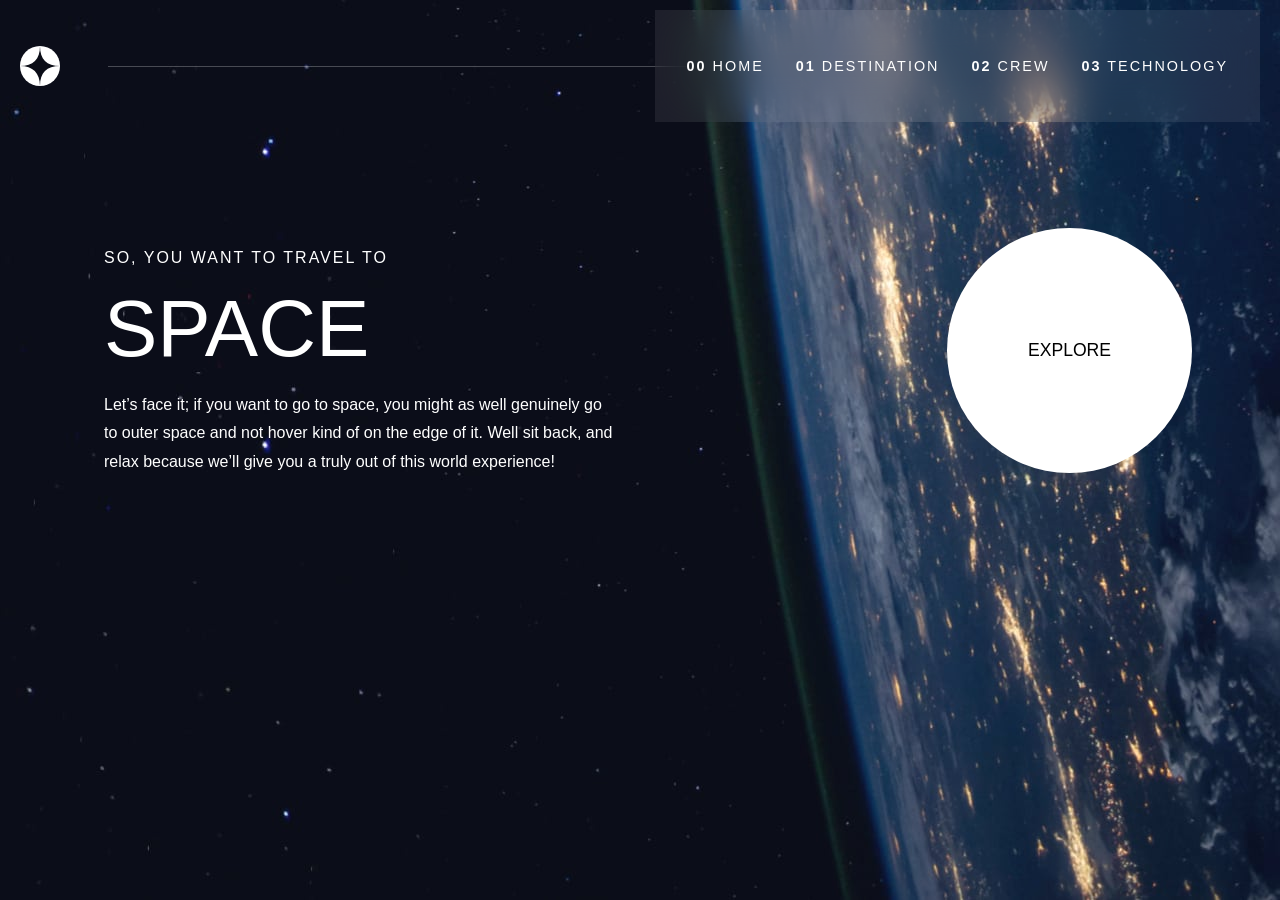
<file: space-tourism-website-main/starter-code/index.html>
<!DOCTYPE html>
<html lang="en">
<head>
  <meta charset="UTF-8">
  <meta name="viewport" content="width=device-width, initial-scale=1.0">

  <link rel="icon" type="image/png" sizes="32x32" href="./assets/favicon-32x32.png">
  <link rel="stylesheet" href="./style/main.css">
  <link rel="stylesheet" href="./style/index.css"/>
  
  
  <title>Space tourism website</title>
</head>
<body>
  <header>
    <img  src="./assets/shared/logo.svg" alt="website logo" class="logo"/>

    <div class="divider"></div>

    <button class="menu-btn" aria-label="open menu" >
      <img src="./assets/shared/icon-hamburger.svg" alt="Open menu"  id="menu-icon"/>
    </button>

    <nav class="menu">
      
      <a href="index.html"> <span>00</span> Home</a>
      <a href="destination.html">  <span>01</span> Destination</a>
      <a href="crew.html">  <span>02</span> Crew</a>
      <a href="technology.html">   <span>03</span> Technology</a>
    </nav>
  </header>

  <main class="hero">
    <div class="hero-content">
    <h4> So, you want to travel to</h4>
    <h1>Space</h1>
    <p>  Let’s face it; if you want to go to space, you might as well genuinely go to 
  outer space and not hover kind of on the edge of it. Well sit back, and relax 
  because we’ll give you a truly out of this world experience!</p>
    </div>
     
    <a href="./destination.html">
    <button class="explore-btn">
       Explore
    </button>
    </a>

  </main>
  <script src="./javascript/index.js"></script>
</body>
</html>
</file>
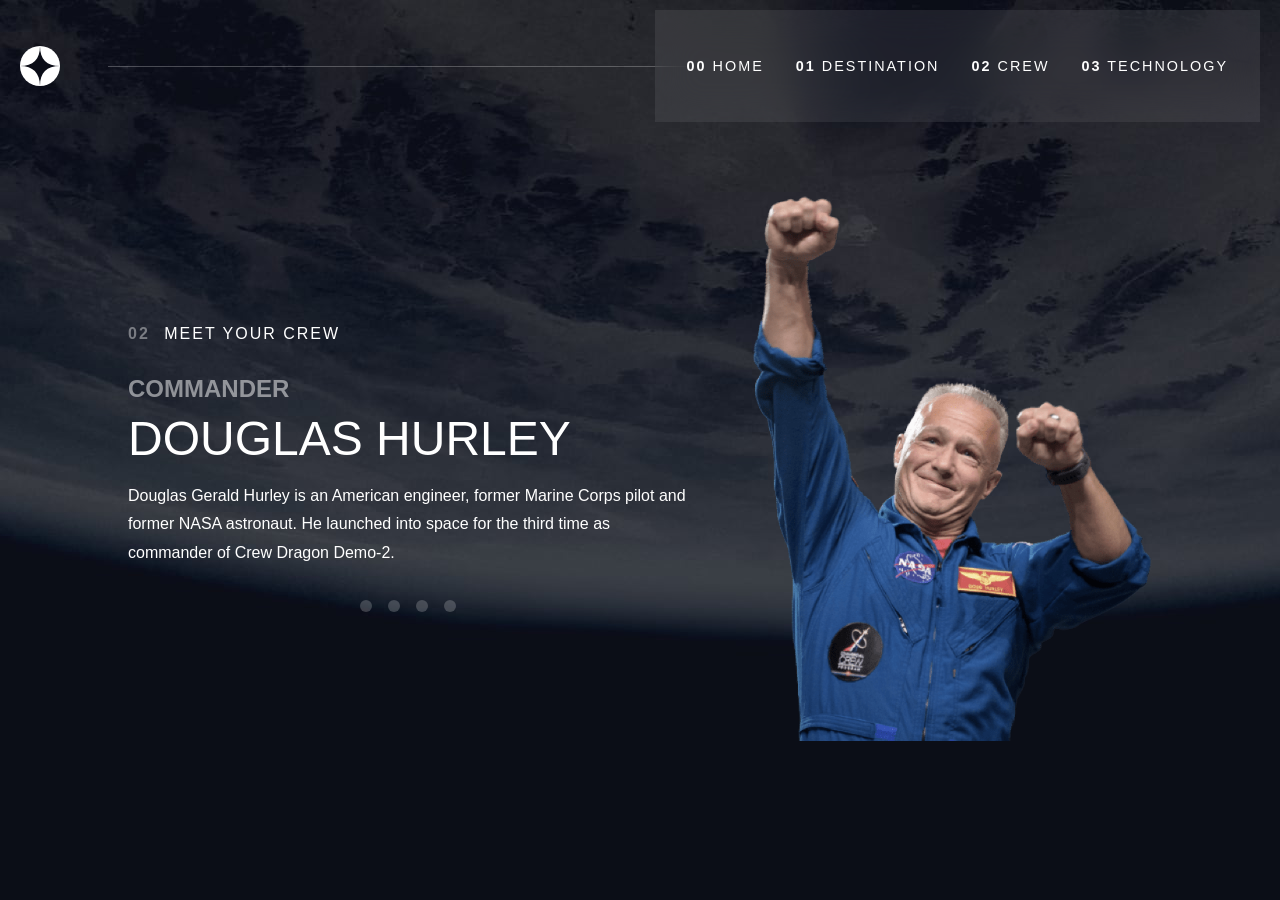
<file: space-tourism-website-main/starter-code/crew.html>
<!DOCTYPE html>

<html lang="en">
<head>
<meta charset="UTF-8">
  <meta name="viewport" content="width=device-width, initial-scale=1.0">

  <link rel="icon" type="image/png" sizes="32x32" href="./assets/favicon-32x32.png">
 <link rel="stylesheet" href="./style/main.css">
<link rel="stylesheet" href="./style/crew.css">
  
  <title> Space tourism website | Meet your crew</title>

</head>
<body>

    <header>
    <img  src="./assets/shared/logo.svg" alt="website logo" class="logo"/>

    <div class="divider"></div>

    <button class="menu-btn" aria-label="open menu" >
      <img src="./assets/shared/icon-hamburger.svg" alt="Open menu" id="menu-icon"/>
    </button>

    <nav class="menu">
      
      <a href="index.html"> <span>00</span> Home</a>
      <a href="destination.html">  <span>01</span> Destination</a>
      <a href="crew.html">  <span>02</span> Crew</a>
      <a href="technology.html">   <span>03</span> Technology</a>
    </nav>
  </header>

  <main class="crew">
    <div>
    <h2 class="title">
        <span>02</span>
         Meet your crew

    </h2>

    <div class="crew-info">
        <h3 id="crew-role">loading...</h3>
        <h2 id="crew-name">loading...</h2>

        <p id="crew-bio">
         loading...
        </p>
    </div>

 <div class="crew-navigation">
    <button data-crew="Douglas Hurley"></button>
    <button data-crew="Mark Shuttleworth"></button>
    <button data-crew="Victor Glover"></button>
    <button data-crew="Anousheh Ansari"></button>
  </div>

    </div>

    
        <img  src="./assets/crew/image-douglas-hurley.png" 
         id="crew-image"
         alt="Douglas Hurley"/>
      
  </main>

  <script src="./javascript/crew.js"></script>
  <script src="./javascript/index.js"></script>

</body>

</html>
</file>
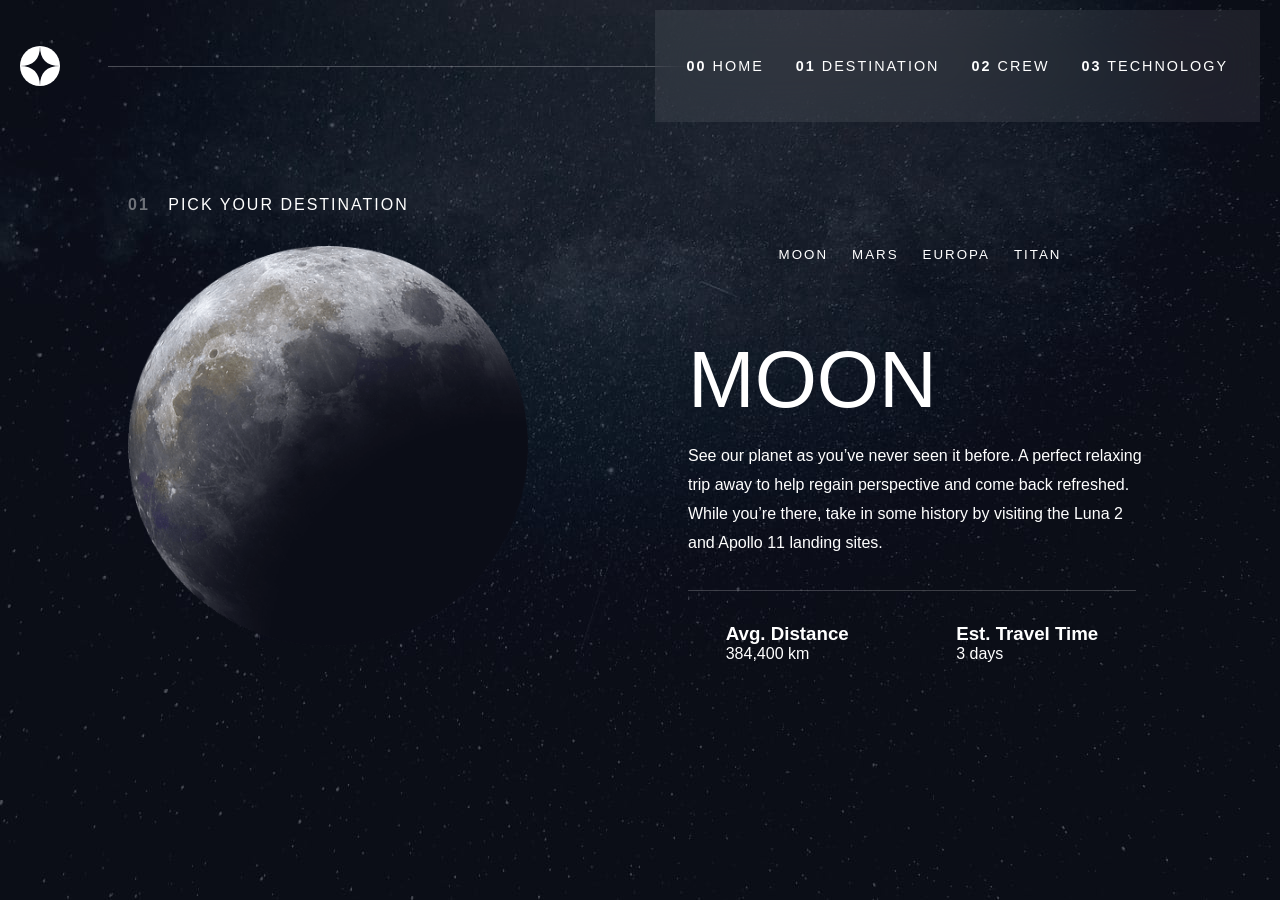
<file: space-tourism-website-main/starter-code/destination.html>
<!DOCTYPE html>
<html lang="en">
    <head>
        <meta charset="UTF-8" />
        <meta name="viewport" content="width=device-width, initial-scale= 1.0"/>
        <link rel="icon" type="image/png" sizes="32x32" href="./assets/favicon-32x32.png">
        <link rel="stylesheet" href="./style/main.css">
        <link rel="stylesheet" href="./style/destination.css">
        <title>Space tourism website |  Pick your destination</title>
    </head>
    <body>
    <header>
    <img  src="./assets/shared/logo.svg" alt="website logo" class="logo"/>

    <div class="divider"></div>

    <button class="menu-btn" aria-label="open menu" >
      <img src="./assets/shared/icon-hamburger.svg" alt="Open menu" id="menu-icon"/>
    </button>

    <nav class="menu">
      
      <a href="index.html"> <span>00</span> Home</a>
      <a href="destination.html">  <span>01</span> Destination</a>
      <a href="crew.html">  <span>02</span> Crew</a>
      <a href="technology.html">   <span>03</span> Technology</a>
    </nav>
  </header>
  
  <main class="destination">
    <div>
  <h2 class="destination-title">
  <span>01</span>
    Pick your destination
  </h2>

  <img
    id="destination-image"
    src="./assets/destination/image-moon.png"
    alt="Moon"
  />

    </div>

    <div>
        <nav class="destination-tabs">
    <button data-planet="Moon">Moon</button>
    <button data-planet="Mars">Mars</button>
    <button data-planet="Europa">Europa</button>
    <button data-planet="Titan">Titan</button>
  </nav>

  <div class="destination-content">
    <h1 id="destination-name">Moon</h1>

    <p id="destination-description">
      Loading...
    </p>
  </div>

  <div class="destination-stats">
    <div>
      <h3>Avg. Distance</h3>
      <p id="destination-distance"></p>
    </div>

    <div>
      <h3>Est. Travel Time</h3>
      <p id="destination-travel"></p>
    </div>
  </div>

    </div>

</main>

<script src="./javascript/destination.js"></script>
<script src="./javascript/index.js"></script>
    </body>
</html>
</file>
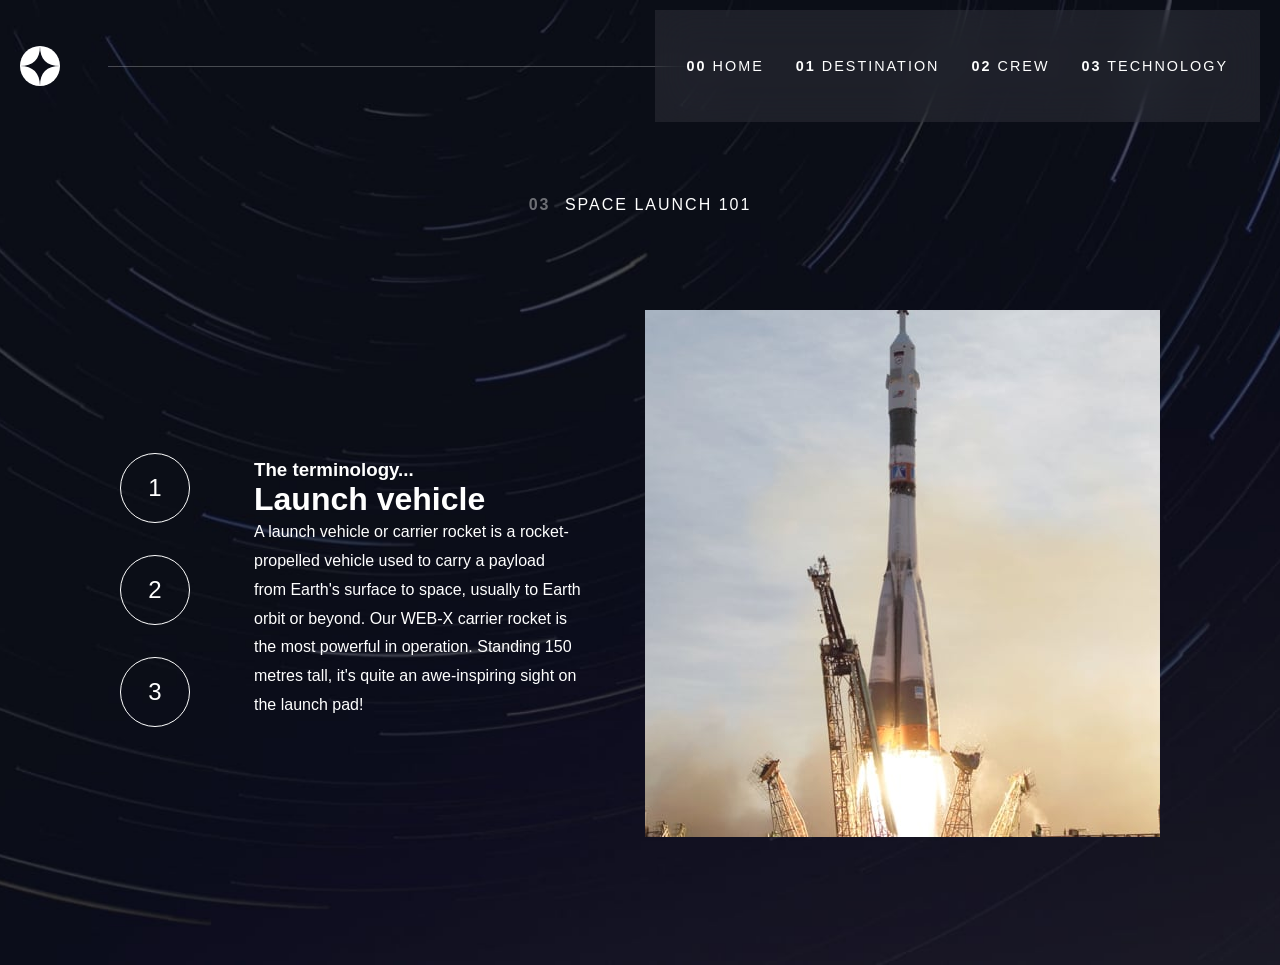
<file: space-tourism-website-main/starter-code/technology.html>
<!DOCTYPE html>
<html lang="en">
<head>
  <meta charset="UTF-8">
  <meta name="viewport" content="width=device-width, initial-scale=1.0">

  <link rel="icon" type="image/png" sizes="32x32" href="./assets/favicon-32x32.png">
   <link rel="stylesheet" href="./style/main.css">
<link rel="stylesheet" href="./style/tech.css">
  
  <title> Space tourism website | Technology</title>
</head>
<body>

    <header>
    <img  src="./assets/shared/logo.svg" alt="website logo" class="logo"/>

    <div class="divider"></div>

    <button class="menu-btn" aria-label="open menu" >
      <img src="./assets/shared/icon-hamburger.svg" alt="Open menu" id="menu-icon"/>
    </button>

    <nav class="menu">
      
      <a href="index.html"> <span>00</span> Home</a>
      <a href="destination.html">  <span>01</span> Destination</a>
      <a href="crew.html">  <span>02</span> Crew</a>
      <a href="technology.html">   <span>03</span> Technology</a>
    </nav>
  </header>

  <main>

  <h2 class="page-title"> <span>03 </span> Space launch 101</h2>

  <div class="tech-content">
    <img src="" alt=""  id="tech-img"/>

   <div class="button-navigation">
    <button data-tech="Launch vehicle">1</button>
    <button data-tech="Spaceport">2</button>
    <button data-tech="Space capsule">3</button>
  </div>

  <div class="tech-info">
    <h3 id="heading">The terminology...</h3>
<h1 id="tech-title">Launch vehicle</h1>
<p id="content">
loading...
</p>
    
  </div>

  </div>


  </main>

  <script src="./javascript/tech.js"></script>
  <script src="./javascript/index.js"></script>
</body>
</html>
</file>
<file: space-tourism-website-main/starter-code/style/main.css>
* {
  margin: 0;
  padding: 0;
  box-sizing: border-box;
}


body {
  min-height: 100vh;
}


header{
    display: flex;
    justify-content:space-between;
    padding: 10px 20px;
    align-items: center;
}
.logo{
    width: 40px;
    height: 40px;
}
.menu-btn {
    background: none;
    border: none;
    position: relative;
    z-index: 1000;
}
.menu-btn img {
  display: block;
}
.menu {
    display: flex;
    flex-direction: column;
    position: fixed;
    top: 0;
    right: -100%;

    width: 70%;
    height: 100vh;

    transition: right 0.4s ease;
    background: rgba(255, 255, 255, 0.08);
    backdrop-filter: blur(20px);
    padding: 8rem 2rem 2rem;
    z-index: 999;
}
.menu a {
    text-decoration: none;
    color: white;
    text-transform: uppercase;
    letter-spacing: 2px;
    padding: 1rem 0;
}
.menu.open{
  right: 0;
}


@media (min-width: 768px) {
    
        header{
        display: flex;
        align-items: center;
        justify-content: space-between;
    }
    .menu {
        position: static;
        width: auto;
        height: auto;
        right: auto;

        flex-direction: row;
        align-items: center;

        padding: 2rem 2rem;
        gap: 2rem;
       
    }
    .menu a{
        text-decoration: none;
        color: white;
        text-transform: uppercase;
        letter-spacing: 2px;
        font-size: 0.9rem;
        position: relative;
    }
    .menu a::after {
    content: "";
    position: absolute;
    left: 0;
    bottom: -2rem;

    width: 100%;
    height: 3px;

    background-color: white;

    transform: scaleX(0);
    transition: transform 0.3s ease;
}

.menu a:hover::after {
    transform: scaleX(1);
}
.menu span {
    font-weight: 700;
}
    .menu-btn {
    display: none;
}

}

@media (min-width:1024px) {
        .divider {
        display: block;
        flex: 1;
        height: 1px;

        background: rgba(255, 255, 255, 0.25);

        margin-left: 3rem;
        margin-right: -2rem;

        z-index: 10;
    }
}
</file>
<file: space-tourism-website-main/starter-code/style/index.css>
body {
    min-height: 100vh;
    background-image: url("../assets/home/background-home-mobile.jpg");
    background-repeat: no-repeat;
    background-size: cover;
    background-position: center;
      color: white;
  font-family: sans-serif;
}


.hero{
    display: flex;
    flex-direction: column;
    align-items: center;
    text-align: center;
    padding: 2rem 1.5rem;
}
.hero-content {
    display: flex;
    flex-direction: column;
    gap: 1rem;
}
.hero-content h4{
    text-transform: uppercase;
    letter-spacing: 2px;
    font-size: 1rem;
    font-weight: 400;
}
.hero-content h1 {
    font-size: 5rem;
    font-weight: 400;
    text-transform: uppercase;
}
.hero-content p {
    line-height: 1.8;
    max-width: 32rem;
}
.explore-btn{
    border: none;
    border-radius: 50%;
    width: 150px;
    height: 150px;
    margin: 4rem;
    background-color: white;
    text-transform: uppercase;
    font-size: 1.1rem;
    color: black;
}
.explore-btn a {
    text-decoration: none;
    color: black;
}


/*TABLET*/
@media (min-width: 768px) {
    body{
         background-image: url("../assets/home/background-home-tablet.jpg");
    }

    .explore-btn {
        width: 242px;
        height: 242px;
    }

}
/*DESKTOP*/
@media (min-width: 1024px) {
    body{
         background-image: url("../assets/home/background-home-desktop.jpg");
    }
        .hero{
        display: flex;
        flex-direction: row;
        align-items: end;
        justify-content: space-between;
        gap:4.5rem ;

    }
    .hero-content {
        text-align: left;
        padding: 60px 80px;
    }
    .explore-btn{
        width: 245px;
        height: 245px;
        cursor: pointer;
    }
    .explore-btn:hover{
        opacity: 0.9;
    }

}
</file>
<file: space-tourism-website-main/starter-code/style/crew.css>
body {
    min-height: 100vh;
    background-image: url("../assets/crew/background-crew-mobile.jpg");
    background-repeat: no-repeat;
    background-size: cover;
    background-position: center;
      color: white;
  font-family: sans-serif;
}

.crew-navigation {
    display:  flex;
    gap: 1rem;
    margin: 2rem;
    justify-content: center;
    align-items: center;
}


.crew-navigation button {
    width: 12px;
    height: 12px;

    border-radius: 50%;
    border: none;

    background: rgba(255,255,255,0.2);

    cursor: pointer;
}
.crew-navigation button.active {
    background: white;
}

.crew{
    display: flex;
   flex-direction: column-reverse;
   padding: 2rem 1.5rem;
   align-items: center;
   text-align: center;
}
#crew-image {
    width: 220px;
    height: auto;

    margin-bottom: 2rem;
}
.title {
    text-transform: uppercase;
    font-size: 1rem;
    font-weight: 400;
    letter-spacing: 2px;
    margin-bottom: 2rem;
}
.title span{
opacity: 0.4;
font-weight: 700;
margin-right: 0.5rem;
}
#crew-role {
    text-transform: uppercase;

    opacity: 0.5;

    font-size: 1rem;

    margin-bottom: 0.5rem;
}
#crew-name {
    text-transform: uppercase;

    font-size: 2rem;
    font-weight: 400;

    margin-bottom: 1rem;
}
#crew-bio {
    line-height: 1.8;

    max-width: 35rem;
}

@media (min-width: 768px) {
    body{
         background-image: url("../assets/crew/background-crew-tablet.jpg");
    }
        #crew-image {
        width: 350px;
    }

    #crew-name {
        font-size: 3rem;
    }

    #crew-role {
        font-size: 1.5rem;
    }
    .crew{
    
   flex-direction: column;

}
}

@media (min-width: 1024px) {
    body{
         background-image: url("../assets/crew/background-crew-desktop.jpg");
    }
        .crew {
        display: flex;
        flex-direction: row;

        justify-content: space-between;
        align-items: center;

        text-align: left;

        padding: 4rem 8rem;
    }
    .crew-info {
    max-width: 35rem;
}
    #crew-image {
        width: 400px;
    }
}
</file>
<file: space-tourism-website-main/starter-code/style/destination.css>
body {
    min-height: 100vh;
    background-image: url("../assets/destination/background-destination-mobile.jpg");
    background-repeat: no-repeat;
    background-size: cover;
    background-position: center;
      color: white;
  font-family: sans-serif;
}
.destination{ 
    display: flex;
    flex-direction: column;
    align-items: center;
    text-align: center;
    padding: 2rem 1.5rem;
}
.destination-title {
    text-transform: uppercase;
    font-size: 1rem;
    font-weight: 400;
    letter-spacing: 2px;

    margin-bottom: 2rem;
}
.destination-title span {
    opacity: 0.4;
    font-weight: 700;

    margin-right: 0.75rem;
}
#destination-image {
    width: 170px;
    height: 170px;

    margin-bottom: 2rem;
}
.destination-tabs {
    display: flex;
    gap: 1.5rem;
     align-items: center;
     justify-content: center;
     padding: 2rem 2rem;
    margin-bottom: 2rem;
}
.destination-tabs button {
    background: none;
    border: none;

    color: white;
    text-transform: uppercase;
    letter-spacing: 2px;

    cursor: pointer;
    position: relative;
    padding-bottom: 0.5rem;
}

.destination-content {
    max-width: 32rem;
}
.destination-content h1 {
    font-size: 3.5rem;
    text-transform: uppercase;
    font-weight: 400;

    margin-bottom: 1rem;
}
.destination-content p {
    line-height: 1.8;

    margin-bottom: 2rem;
}
.destination-stats {
    display: flex;
    flex-direction: column;
    gap: 2rem;
    padding-top: 2rem;
    border-top: 1px solid rgba(255,255,255,0.2);
    width: 100%;
    max-width: 28rem;
}

/*TABLET*/
@media (min-width: 768px) {
    body{
         background-image: url("../assets/destination/background-destination-tablet.jpg");
    }

    .destination {
        padding: 2rem 3rem;
    }
        #destination-image {
        width: 300px;
        height: 300px;
    }
    

    .destination-content h1 {
        font-size: 5rem;
    }


    .destination-stats{
        flex-direction: row;
        justify-content: space-around;
    }
}

/*DESKTOP*/
@media (min-width: 1024px) {
    body{
         background-image: url("../assets/destination/background-destination-desktop.jpg");
    }
    .destination{ 
    flex-direction: row;
    align-items: center;
    justify-content: space-between;
    text-align: start;
    padding: 4rem 8rem;
    gap: 10rem

}
    #destination-image {
        width: 400px;
        height: 400px;
    }

.destination-tabs button {
    cursor: pointer;
    position: relative;
    padding-bottom: 0.5rem;
}
.destination-tabs button::after {
    content: "";
    position: absolute;
    left: 0;
    bottom: 0;
    width: 100%;
    height: 2px;
    background: rgba(255, 255, 255, 0.5);
    transform: scaleX(0);
    transform-origin: left;
    transition: transform 0.3s ease;
}
.destination-tabs button:hover::after {
    transform: scaleX(1);
}
.destination-tabs button.active::after {
    transform: scaleX(1);
    background: white;
}

}
</file>
<file: space-tourism-website-main/starter-code/style/tech.css>
body {
    min-height: 100vh;
    background-image: url("../assets/technology/background-technology-mobile.jpg");
    background-repeat: no-repeat;
    background-size: cover;
    background-position: center;
color: white;
  font-family: sans-serif;
}
body p {
    line-height: 1.8;
}

main {
    padding: 2rem 1.5rem;
}
.page-title{
    text-transform: uppercase;
    font-size: 1rem;
    font-weight: 400;
    letter-spacing: 2px;
    margin-bottom: 2rem;
    text-align: center;
}
.page-title span {
    opacity: 0.4;
font-weight: 700;
margin-right: 0.5rem;
}

.tech-content {
    display: flex;
    flex-direction: column;
    align-items: center;
    text-align: center;
    padding: 2rem 1.5rem;
}

#tech-img {
    width: 100%;
    max-width: 600px;
    margin-bottom: 2rem;
}
.button-navigation {
    display: flex;
    gap: 1rem;
    margin-bottom: 2rem;
}

.button-navigation button {
  width: 48px;
  height: 48px;
  border-radius: 50%;
   border: 1px solid rgba(255,255,255,0.3);
  background: transparent;
  color: white;
  cursor: pointer;
  border: 1px solid;
}
.button-navigation button.active { 
background: white;
color: black;
}





@media (min-width: 768px) {
    body {
         background-image: url("../assets/technology/background-technology-tablet.jpg");
    }
    main {
    padding: 3rem 2.5rem;
}
}

@media (min-width: 1024px) {
    body {
         background-image: url("../assets/technology/background-technology-desktop.jpg");
    }

    .tech-content {
        flex-direction: row;
        align-items: center;
        justify-content: space-between;
        text-align: left;
        gap: 4rem;
    }

    .button-navigation{
        flex-direction: column;
        order: 1;
        margin-bottom: 0;
        margin-right: 3;
        gap: 2rem;
    }
        .button-navigation button {
        width: 70px;
        height: 70px;

        font-size: 1.5rem;
    }
    #tech-img {
        order: 3;
    }
        .tech-info {
        order: 2;
        text-align: left;
    }
    main {
    padding: 4rem 6rem;
    
}
.page-title {
    margin-bottom: 4rem;
}
.tech-info{
    max-width: 32rem;
    gap: 1rem;
    
}
}
</file>
